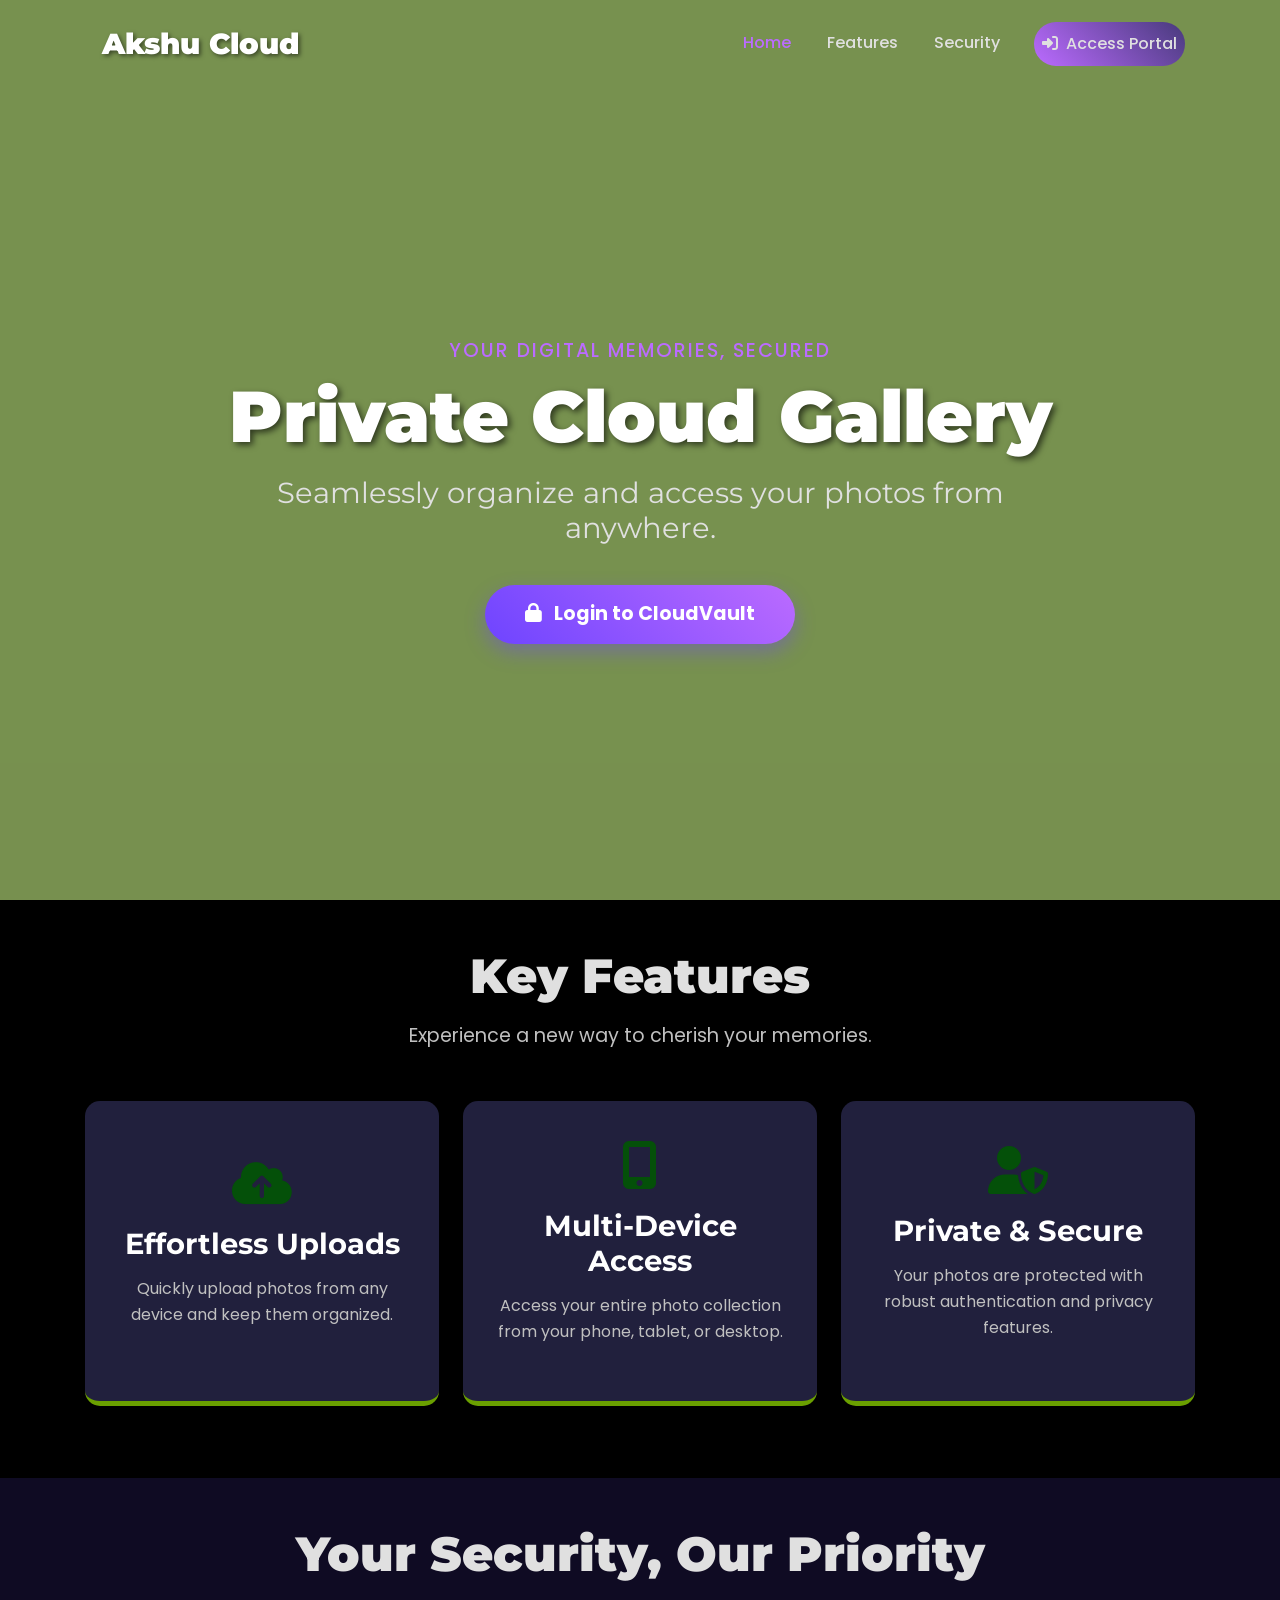
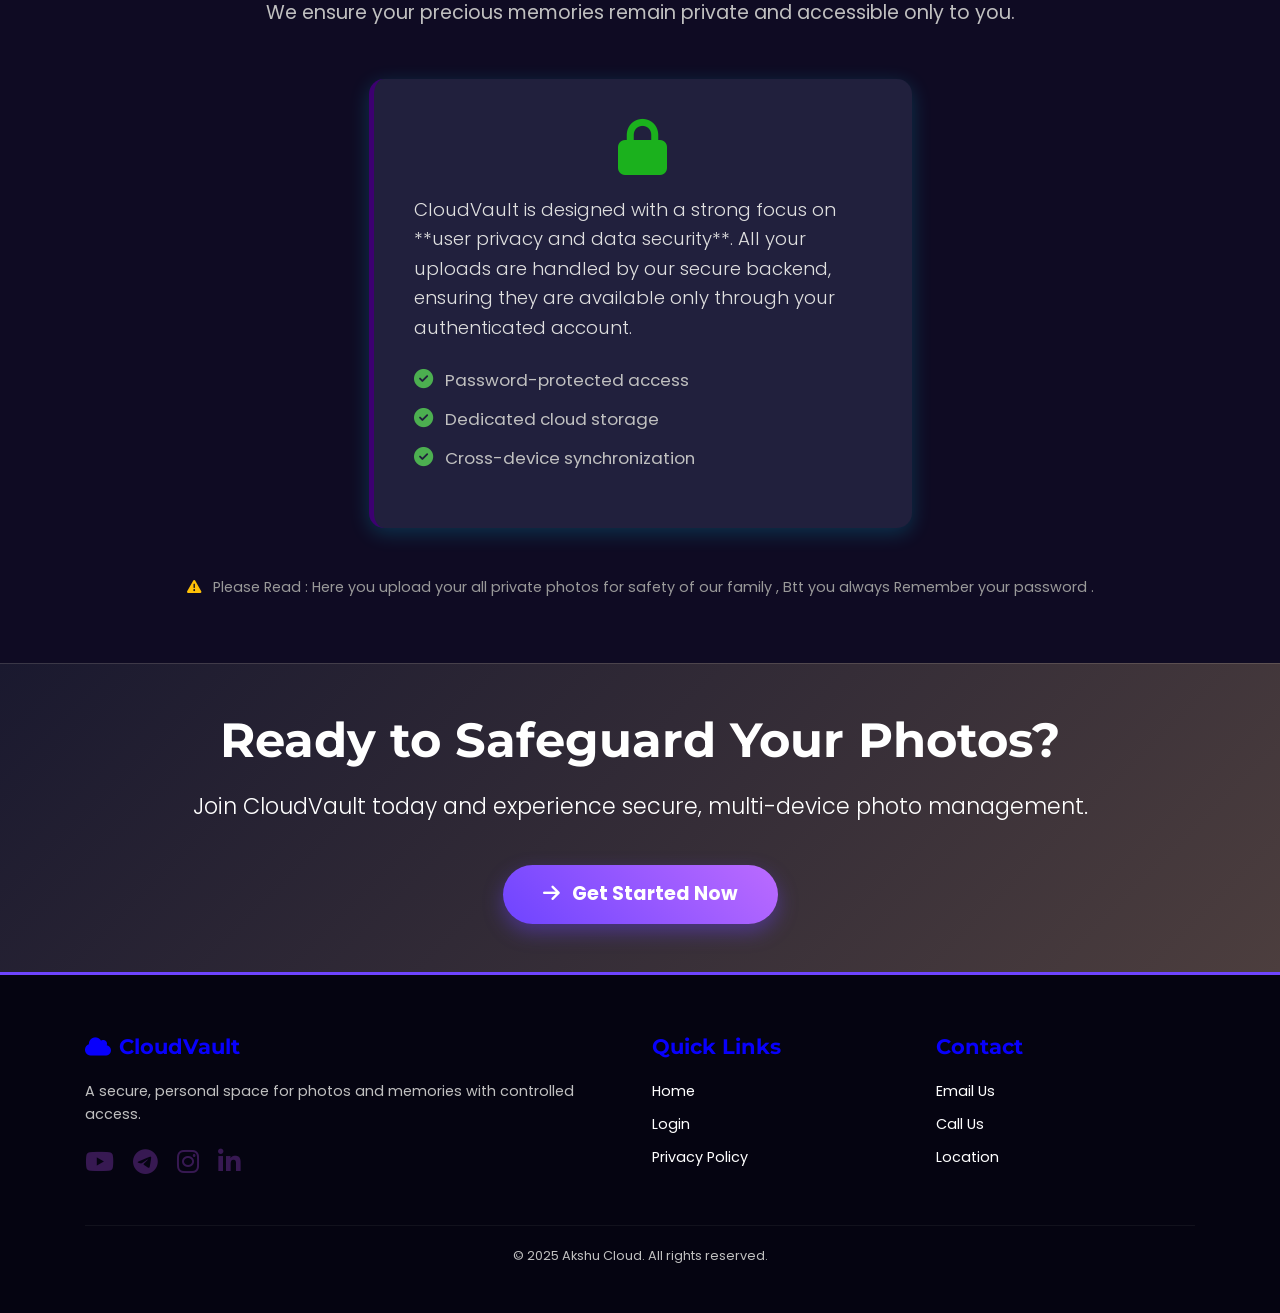
<file: index.html>
<!DOCTYPE html>
<html lang="en">
<head>
    <meta charset="UTF-8">
    <meta name="viewport" content="width=device-width, initial-scale=1.0">
    <title>Akshu Cloud Gallery</title>
    <meta name="keywords" content="My Cloud Gallery, private photos, cloud storage, online gallery, photo collection">
    <meta name="description" content="My private cloud gallery – secure, personal photos and memories. Easy access and beautiful organization.">
    <link rel="stylesheet" href="https://cdnjs.cloudflare.com/ajax/libs/font-awesome/6.4.2/css/all.min.css">
    <link rel="stylesheet" href="https://cdn.jsdelivr.net/npm/bootstrap@5.3.0/dist/css/bootstrap.min.css">
    <link rel="stylesheet" href="https://cdnjs.cloudflare.com/ajax/libs/animate.css/4.1.1/animate.min.css">
    <link rel="stylesheet" href="style.css">
    <link href="https://fonts.googleapis.com/css2?family=Poppins:wght@300;400;500;600;700&family=Montserrat:wght@400;700;900&display=swap" rel="stylesheet">
    <link rel="icon" type="image/x-icon" href="https://cdn.jsdelivr.net/gh/twitter/twemoji@14.0.2/assets/72x72/1f680.png">
</head>
<body class="homepage">
    <nav class="navbar navbar-expand-lg navbar-dark fixed-top animate__animated animate__fadeInDown">
        <div class="container">
            <a class="navbar-brand" href="index.html">
                <i class="fas fa-cloud-lock text-warning me-2"></i> Akshu Cloud
            </a>
            <button class="navbar-toggler" type="button" data-bs-toggle="collapse" data-bs-target="#navbarNav" aria-controls="navbarNav" aria-expanded="false" aria-label="Toggle navigation">
                <span class="navbar-toggler-icon"></span>
            </button>
            <div class="collapse navbar-collapse" id="navbarNav">
                <ul class="navbar-nav ms-auto">
                    <li class="nav-item"><a class="nav-link active" href="index.html">Home</a></li>
                    <li class="nav-item"><a class="nav-link" href="#features">Features</a></li>
                    <li class="nav-item"><a class="nav-link" href="#security">Security</a></li>
                    <li class="nav-item"><a class="nav-link btn btn-gradient text-white ms-lg-3" href="login.html"><i class="fas fa-sign-in-alt me-1"></i> Access Portal</a></li>
                </ul>
            </div>
        </div>
    </nav>

    <header class="hero-section">
        <div class="hero-content container text-center">
            <p class="subtitle animate__animated animate__fadeInUp animate__delay-0-5s">Your Digital Memories, Secured</p>
            <h1 class="animate__animated animate__fadeInUp animate__delay-1s">Private Cloud Gallery</h1>
            <h2 class="animate__animated animate__fadeInUp animate__delay-1-5s">Seamlessly organize and access your photos from anywhere.</h2>
            <a href="login.html" class="btn btn-hero-cta animate__animated animate__zoomIn animate__delay-2s">
                <i class="fas fa-lock me-2"></i> Login to CloudVault
            </a>
        </div>
        <div class="hero-overlay"></div>
    </header>

    <section id="features" class="features-section py-5">
        <div class="container text-center">
            <h2 class="section-heading animate__animated animate__fadeInUp">Key Features</h2>
            <p class="section-subheading animate__animated animate__fadeInUp animate__delay-0-5s">Experience a new way to cherish your memories.</p>
            <div class="row mt-5">
                <div class="col-md-4 mb-4 animate__animated animate__fadeInUp animate__delay-1s">
                    <div class="feature-card">
                        <i class="fas fa-cloud-upload-alt feature-icon"></i>
                        <h3>Effortless Uploads</h3>
                        <p>Quickly upload photos from any device and keep them organized.</p>
                    </div>
                </div>
                <div class="col-md-4 mb-4 animate__animated animate__fadeInUp animate__delay-1-5s">
                    <div class="feature-card">
                        <i class="fas fa-mobile-alt feature-icon"></i>
                        <h3>Multi-Device Access</h3>
                        <p>Access your entire photo collection from your phone, tablet, or desktop.</p>
                    </div>
                </div>
                <div class="col-md-4 mb-4 animate__animated animate__fadeInUp animate__delay-2s">
                    <div class="feature-card">
                        <i class="fas fa-user-shield feature-icon"></i>
                        <h3>Private & Secure</h3>
                        <p>Your photos are protected with robust authentication and privacy features.</p>
                    </div>
                </div>
            </div>
        </div>
    </section>

    <section id="security" class="security-section py-5">
        <div class="container text-center">
            <h2 class="section-heading animate__animated animate__fadeInUp">Your Security, Our Priority</h2>
            <p class="section-subheading animate__animated animate__fadeInUp animate__delay-0-5s">We ensure your precious memories remain private and accessible only to you.</p>
            <div class="row mt-5">
                <div class="col-lg-6 mx-auto animate__animated animate__fadeInUp animate__delay-1s">
                    <div class="security-content">
                        <i class="fas fa-lock floating-icon"></i>
                        <p class="lead">CloudVault is designed with a strong focus on **user privacy and data security**. All your uploads are handled by our secure backend, ensuring they are available only through your authenticated account.</p>
                        <ul class="security-list">
                            <li><i class="fas fa-check-circle me-2"></i> Password-protected access</li>
                            <li><i class="fas fa-check-circle me-2"></i> Dedicated cloud storage</li>
                            <li><i class="fas fa-check-circle me-2"></i> Cross-device synchronization</li>
                        </ul>
                    </div>
                </div>
            </div>
             <p class="disclaimer mt-5 animate__animated animate__fadeInUp animate__delay-1-5s">
                <i class="fas fa-exclamation-triangle text-warning me-2"></i>
                Please Read : Here you upload your all private photos for safety of our family , Btt you always Remember your password .
            </p>
        </div>
    </section>

    <section class="cta-section py-5">
        <div class="container text-center">
            <h2 class="animate__animated animate__fadeInUp">Ready to Safeguard Your Photos?</h2>
            <p class="lead animate__animated animate__fadeInUp animate__delay-0-5s">Join CloudVault today and experience secure, multi-device photo management.</p>
            <a href="login.html" class="btn btn-hero-cta animate__animated animate__pulse animate__infinite animate__delay-1s">
                <i class="fas fa-arrow-right me-2"></i> Get Started Now
            </a>
        </div>
    </section>

    <footer class="footer">
        <div class="container">
            <div class="row">
                <div class="col-md-6 mb-4 mb-md-0">
                    <h5><i class="fas fa-cloud me-2"></i>CloudVault</h5>
                    <p>A secure, personal space for photos and memories with controlled access.</p>
                    <div class="social-links">
                        <a href="#" aria-label="YouTube"><i class="fab fa-youtube"></i></a>
                        <a href="#" aria-label="Telegram"><i class="fab fa-telegram"></i></a>
                        <a href="#" aria-label="Instagram"><i class="fab fa-instagram"></i></a>
                        <a href="#" aria-label="LinkedIn"><i class="fab fa-linkedin-in"></i></a>
                    </div>
                </div>
                <div class="col-md-3 mb-4 mb-md-0">
                    <h5>Quick Links</h5>
                    <ul>
                        <li><a href="index.html">Home</a></li>
                        <li><a href="login.html">Login</a></li>
                        <li><a href="#security">Privacy Policy</a></li>
                    </ul>
                </div>
                <div class="col-md-3">
                    <h5>Contact</h5>
                    <ul>
                        <li><a href="mailto:akashgadriya3@gmail.com">Email Us</a></li>
                        <li><a href="tel:+91 6388973996">Call Us</a></li>
                        <li><a href="#">Location</a></li>
                    </ul>
                </div>
            </div>
            <div class="copyright">
                <p>&copy; 2025 Akshu Cloud. All rights reserved.</p>
            </div>
        </div>
    </footer>

    <script src="https://cdn.jsdelivr.net/npm/bootstrap@5.3.0/dist/js/bootstrap.bundle.min.js"></script>
    <script>
        // Optional: Add JavaScript for sticky navbar background change on scroll
        window.addEventListener('scroll', function() {
            const navbar = document.querySelector('.navbar');
            if (window.scrollY > 50) { // Change 50 to adjust when it becomes solid
                navbar.classList.add('scrolled');
            } else {
                navbar.classList.remove('scrolled');
            }
        });
    </script>
</body>
</html>
</file>
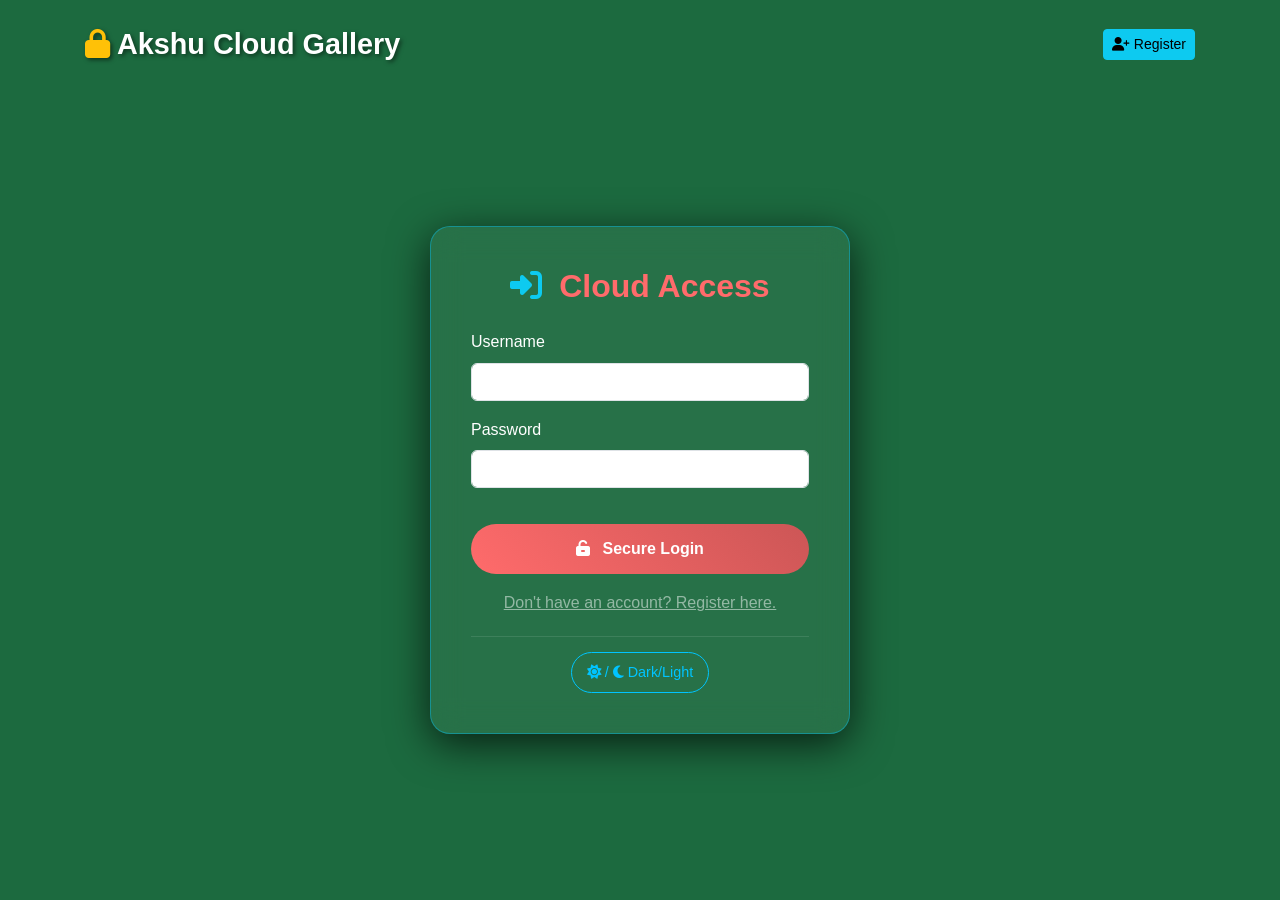
<file: login.html>
<!DOCTYPE html>
<html lang="en">
<head>
<meta charset="UTF-8">
<meta name="viewport" content="width=device-width, initial-scale=1.0">
<title>Secure Login - Akshu Cloud Gallery</title>
<link rel="stylesheet" href="https://cdnjs.cloudflare.com/ajax/libs/font-awesome/6.4.2/css/all.min.css">
<link rel="stylesheet" href="https://cdn.jsdelivr.net/npm/bootstrap@5.3.0/dist/css/bootstrap.min.css"> 
<link rel="stylesheet" href="style.css">
<link rel="stylesheet" href="login.css">
</head>
<body>

    <nav class="navbar navbar-expand-lg navbar-dark fixed-top">
        <div class="container">
            <a class="navbar-brand" href="index.html">
                <i class="fas fa-lock text-warning"></i> Akshu Cloud Gallery
            </a>
            <div class="ms-auto">
                <a class="btn btn-sm btn-info" href="register.html"><i class="fas fa-user-plus"></i> Register</a>
            </div>
        </div>
    </nav>

    <section class="login-section">
        <div class="container">
            <div class="login-card">
                <h2 class="text-center mb-4"><i class="fas fa-sign-in-alt me-2 text-info"></i> Cloud Access</h2>
                <form id="loginForm">
                    <div class="mb-3">
                        <label for="loginUsername" class="form-label text-white">Username</label>
                        <input type="text" class="form-control" id="loginUsername" required>
                    </div>
                    <div class="mb-3">
                        <label for="loginPassword" class="form-label text-white">Password</label>
                        <input type="password" class="form-control" id="loginPassword" required>
                    </div>
                    
                    <p id="loginMessage" class="text-center mt-3" style="color: yellow; font-weight: bold;"></p>

                    <button class="btn login-btn" type="submit"><i class="fas fa-unlock-alt me-2"></i> Secure Login</button>
                    
                    <div class="text-center mt-3">
                        <a href="register.html" class="text-white-50">Don't have an account? Register here.</a>
                    </div>
                    
                    <div class="theme-toggle-wrapper">
                        <button type="button" class="toggle-theme-btn" onclick="toggleTheme()" aria-label="Toggle Theme"><i class="fas fa-sun"></i> / <i class="fas fa-moon"></i> Dark/Light</button>
                    </div>
                </form>
            </div>
        </div>
    </section>
    
    <script src="https://cdn.jsdelivr.net/npm/bootstrap@5.3.0/dist/js/bootstrap.bundle.min.js"></script>
    <script src="script.js"></script>
    
    <script>
        // Theme Toggle Function (Kept local for immediate use)
        function toggleTheme() {
            document.body.classList.toggle("light");
            const isLight = document.body.classList.contains("light");
            localStorage.setItem('theme', isLight ? 'light' : 'dark');
        }

        // Apply saved theme on load (Kept local)
        document.addEventListener('DOMContentLoaded', () => {
            if (localStorage.getItem('theme') === 'light') {
                document.body.classList.add('light');
            }
        });
    </script>
</body>
</html>
</file>
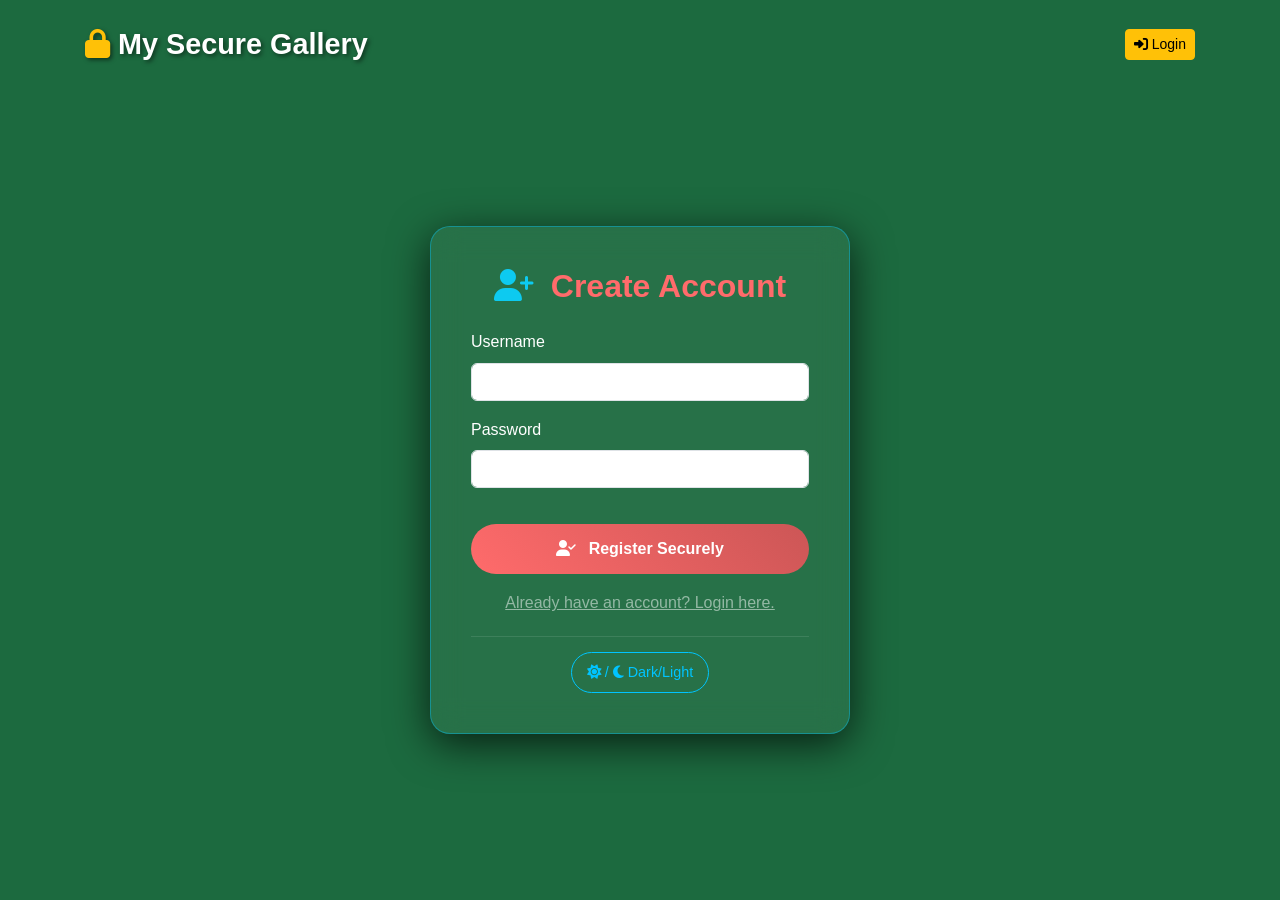
<file: register.html>
<!DOCTYPE html>
<html lang="en">
<head>
<meta charset="UTF-8">
<meta name="viewport" content="width=device-width, initial-scale=1.0">
<title>Register - My Cloud Gallery</title>
<link rel="stylesheet" href="https://cdnjs.cloudflare.com/ajax/libs/font-awesome/6.4.2/css/all.min.css">
<link rel="stylesheet" href="https://cdn.jsdelivr.net/npm/bootstrap@5.3.0/dist/css/bootstrap.min.css"> 
<link rel="stylesheet" href="style.css">
<link rel="stylesheet" href="login.css"> </head>
<body>

    <nav class="navbar navbar-expand-lg navbar-dark fixed-top">
        <div class="container">
            <a class="navbar-brand" href="index.html">
                <i class="fas fa-lock text-warning"></i> My Secure Gallery
            </a>
            <div class="ms-auto">
                <a class="btn btn-sm btn-warning" href="login.html"><i class="fas fa-sign-in-alt"></i> Login</a>
            </div>
        </div>
    </nav>

    <section class="login-section">
        <div class="container">
            <div class="login-card">
                <h2 class="text-center mb-4"><i class="fas fa-user-plus me-2 text-info"></i> Create Account</h2>
                <form id="registerForm">
                    <div class="mb-3">
                        <label for="registerUsername" class="form-label text-white">Username</label>
                        <input type="text" class="form-control" id="registerUsername" required>
                    </div>
                    <div class="mb-3">
                        <label for="registerPassword" class="form-label text-white">Password</label>
                        <input type="password" class="form-control" id="registerPassword" required>
                    </div>

                    <p id="registerMessage" class="text-center mt-3" style="color: yellow; font-weight: bold;"></p>

                    <button class="btn login-btn" type="submit"><i class="fas fa-user-check me-2"></i> Register Securely</button>
                    
                    <div class="text-center mt-3">
                        <a href="login.html" class="text-white-50">Already have an account? Login here.</a>
                    </div>
                    
                    <div class="theme-toggle-wrapper">
                        <button type="button" class="toggle-theme-btn" onclick="toggleTheme()" aria-label="Toggle Theme"><i class="fas fa-sun"></i> / <i class="fas fa-moon"></i> Dark/Light</button>
                    </div>
                </form>
            </div>
        </div>
    </section>
    
    <script src="https://cdn.jsdelivr.net/npm/bootstrap@5.3.0/dist/js/bootstrap.bundle.min.js"></script>
    <script src="script.js"></script>
    
    <script>
        // Theme Toggle Functions (Copied from login.html)
        function toggleTheme() {
            document.body.classList.toggle("light");
            const isLight = document.body.classList.contains("light");
            localStorage.setItem('theme', isLight ? 'light' : 'dark');
        }
        document.addEventListener('DOMContentLoaded', () => {
            if (localStorage.getItem('theme') === 'light') {
                document.body.classList.add('light');
            }
        });
    </script>
</body>
</html>
</file>
<file: style.css>
/* General Body and Typography */
body {
    font-family: 'Poppins', sans-serif;
    background-color: #1c6a3f; /* Deep purple-blue background */
    color: #f0f0f0; /* Light text color */
    overflow-x: hidden;
    line-height: 1.6;
}

h1, h2, h3, h4, h5, h6 {
    font-family: 'Montserrat', sans-serif;
    font-weight: 700;
    color: #694545;
}

p {
    color: #c0c0c0;
}

.container {
    padding-left: 15px;
    padding-right: 15px;
}

/* Navbar */
.navbar {
    background: transparent;
    transition: background-color 0.5s ease-in-out;
    padding: 1rem 0;
    box-shadow: none;
    border-bottom: none;
}

.navbar.scrolled {
    background-color: rgba(42, 101, 112, 0.95); /* Slightly darker on scroll */
    box-shadow: 0 2px 10px rgba(213, 159, 159, 0.3);
}

.navbar-brand {
    font-family: 'Montserrat', sans-serif;
    font-weight: 900;
    font-size: 1.8rem;
    color: #fff !important;
    text-shadow: 2px 2px 4px rgba(0, 0, 0, 0.5);
}

.navbar-brand .fa-cloud-lock {
    color: #815f9e; /* Purple accent for icon */
}

.navbar-nav .nav-link {
    color: #e0e0e0 !important;
    font-weight: 500;
    margin: 0 10px;
    transition: color 0.3s ease;
}

.navbar-nav .nav-link:hover,
.navbar-nav .nav-link.active {
    color: #bb6bff !important; /* Purple accent on hover */
}

.btn-gradient {
    background: linear-gradient(45deg, #bb6bff, #483a7c); /* Purple gradient button */
    border: none;
    border-radius: 50px;
    padding: 10px 25px;
    font-weight: 600;
    transition: transform 0.3s ease, box-shadow 0.3s ease;
}

.btn-gradient:hover {
    transform: translateY(-2px);
    box-shadow: 0 5px 15px rgba(187, 107, 255, 0.4);
    color: white; /* Ensure text remains white */
}

/* Hero Section */
.hero-section {
    position: relative;
    height: 100vh;
    display: flex;
    align-items: center;
    justify-content: center;
    text-align: center;
    background: url('https://burst.shopifycdn.com/photos/beach-sunset-thailand.jpg?width=1000&format=pjpg&exif=0&iptc=0') no-repeat center center/cover;
    background-attachment: fixed; /* Parallax effect */
    color: white;
    padding-top: 80px; /* Space for fixed navbar */
}

.hero-overlay {
    position: absolute;
    top: 0;
    left: 0;
    width: 100%;
    height: 100%;
    background: rgba(158, 161, 86, 0.7); /* Darker overlay */
    z-index: 0;
}

.hero-content {
    position: relative;
    z-index: 1;
    max-width: 900px;
}

.hero-content .subtitle {
    font-size: 1.2rem;
    font-weight: 500;
    color: #bb6bff; /* Purple accent */
    margin-bottom: 10px;
    letter-spacing: 2px;
    text-transform: uppercase;
}

.hero-content h1 {
    font-family: 'Montserrat', sans-serif;
    font-size: 4.5rem;
    font-weight: 900;
    margin-bottom: 20px;
    color: #fff;
    line-height: 1.1;
    text-shadow: 3px 3px 6px rgba(0,0,0,0.6);
}

.hero-content h2 {
    font-size: 1.8rem;
    font-weight: 400;
    margin-bottom: 40px;
    color: #e0e0e0;
}

.btn-hero-cta {
    background: linear-gradient(45deg, #6e44ff, #bb6bff);
    border: none;
    border-radius: 50px;
    padding: 15px 40px;
    font-size: 1.2rem;
    font-weight: 700;
    color: white;
    text-decoration: none;
    transition: transform 0.3s ease, box-shadow 0.3s ease;
    box-shadow: 0 8px 20px rgba(110, 68, 255, 0.4);
}

.btn-hero-cta:hover {
    transform: translateY(-5px);
    box-shadow: 0 12px 25px rgba(110, 68, 255, 0.6);
    color: white;
}

/* Sections General Styling */
.section-heading {
    font-family: 'Montserrat', sans-serif;
    font-size: 3rem;
    font-weight: 900;
    color: #e0e0e0;
    margin-bottom: 15px;
}

.section-subheading {
    font-size: 1.2rem;
    color: #c0c0c0;
    margin-bottom: 50px;
}

/* Features Section */
.features-section {
    background-color: #000000; /* Slightly lighter than body for contrast */
}

.feature-card {
    background-color: #21203d; /* Dark card background */
    padding: 40px 25px;
    border-radius: 15px;
    box-shadow: 0 5px 20px rgba(0, 0, 0, 0.2);
    border-bottom: 5px solid #6a9f00; /* Accent border */
    transition: transform 0.3s ease, box-shadow 0.3s ease;
    height: 100%; /* Ensure equal height */
    display: flex;
    flex-direction: column;
    justify-content: center;
    align-items: center;
}

.feature-card:hover {
    transform: translateY(-10px);
    box-shadow: 0 15px 30px rgba(238, 70, 70, 0.4);
}

.feature-icon {
    font-size: 3rem;
    color: #045009; /* Purple accent */
    margin-bottom: 20px;
    animation: pulse 2s infinite ease-in-out; /* Subtle animation */
}

@keyframes pulse {
    0% { transform: scale(1); }
    50% { transform: scale(1.05); }
    100% { transform: scale(1); }
}

.feature-card h3 {
    font-size: 1.8rem;
    font-weight: 700;
    margin-bottom: 15px;
    color: #fff;
}

.feature-card p {
    font-size: 1rem;
    color: #c0c0c0;
}

/* Security Section */
.security-section {
    background-color: #0f0b23;
    padding-bottom: 80px;
}

.security-content {
    background-color: #21203d;
    padding: 40px;
    border-radius: 15px;
    box-shadow: 0 5px 20px rgba(0, 213, 255, 0.2);
    border-left: 5px solid #3d0071;
    text-align: left;
}

.floating-icon {
    font-size: 3.5rem;
    color: #1bb11d;
    margin-bottom: 20px;
    display: block;
    text-align: center;
    animation: float 3s ease-in-out infinite;
}

@keyframes float {
    0%, 100% { transform: translateY(0); }
    50% { transform: translateY(-10px); }
}

.security-content .lead {
    font-size: 1.15rem;
    margin-bottom: 25px;
    color: #e0e0e0;
}

.security-list {
    list-style: none;
    padding: 0;
    margin-top: 25px;
}

.security-list li {
    font-size: 1.05rem;
    margin-bottom: 12px;
    color: #c0c0c0;
}

.security-list li .fa-check-circle {
    color: #4CAF50; /* Green checkmark */
    font-size: 1.2rem;
}

.disclaimer {
    font-size: 0.9rem;
    color: #999;
    margin-top: 40px;
}

/* CTA Section */
.cta-section {
    background: linear-gradient(135deg, #1a192f, #4c3e3e); /* Dark gradient */
    padding: 80px 0;
    text-align: center;
    border-top: 1px solid rgba(255,255,255,0.1);
}

.cta-section h2 {
    font-size: 3rem;
    color: #fff;
    margin-bottom: 20px;
}

.cta-section .lead {
    font-size: 1.4rem;
    margin-bottom: 40px;
    color: #ffffff;
}

/* Footer */
.footer {
    background-color: #050411; /* Even darker footer */
    color: #c0c0c0;
    padding: 60px 0 30px;
    font-size: 0.9rem;
    border-top: 3px solid #6e44ff; /* Purple accent border */
}

.footer h5 {
    color: #0800fc;
    font-size: 1.3rem;
    margin-bottom: 20px;
}

.footer ul {
    list-style: none;
    padding: 0;
}

.footer ul li {
    margin-bottom: 10px;
}

.footer ul li a {
    color: #ffffff;
    text-decoration: none;
    transition: color 0.3s ease;
}

.footer ul li a:hover {
    color: #bb6bff;
}

.social-links a {
    color: #371952;
    margin-right: 15px;
    font-size: 1.6rem;
    transition: color 0.3s ease;
}

.social-links a:hover {
    color: #1a0566;
}

.copyright {
    margin-top: 40px;
    padding-top: 20px;
    border-top: 1px solid rgba(141, 141, 141, 0.1);
    font-size: 0.8rem;
    text-align: center;
}

/* Gallery-specific page styling (for gallery.html, etc.) */
.gallery-page {
    background: #1a192f; /* Consistent background for interior pages */
    min-height: 100vh;
}
.gallery-page .navbar {
    background-color: rgba(12, 11, 30, 0.95);
    box-shadow: 0 2px 10px rgba(0, 0, 0, 0.3);
}

/* Uploader, Login/Register Forms specific to other pages */
.auth-container, .upload-area {
    background: #21203d !important;
    border-color: #6e44ff !important;
    box-shadow: 0 0 20px rgba(0, 0, 0, 0.3);
}

.auth-container input {
    background-color: #0c0b1e !important;
    border-color: #6e44ff !important;
    color: #e0e0e0 !important;
}

.auth-container input::placeholder {
    color: #a0a0a0 !important;
}

/* Lightbox styles are okay as is, but ensure colors align */
.lightbox-nav-btn:hover {
    background: rgba(187, 107, 255, 0.8) !important;
}

/* Responsive Adjustments */
@media (max-width: 992px) {
    .hero-content h1 {
        font-size: 3.5rem;
    }
    .hero-content h2 {
        font-size: 1.5rem;
    }
    .btn-hero-cta {
        padding: 12px 30px;
        font-size: 1.1rem;
    }
    .section-heading {
        font-size: 2.5rem;
    }
    .section-subheading {
        font-size: 1.1rem;
    }
}

@media (max-width: 768px) {
    .navbar-brand {
        font-size: 1.5rem;
    }
    .hero-section {
        height: 80vh; /* Adjust hero height for smaller screens */
    }
    .hero-content h1 {
        font-size: 2.8rem;
    }
    .hero-content h2 {
        font-size: 1.2rem;
    }
    .feature-card {
        padding: 30px 20px;
    }
    .feature-card h3 {
        font-size: 1.5rem;
    }
    .security-content {
        padding: 30px;
        text-align: center;
    }
    .security-list {
        text-align: left; /* Keep list items left-aligned */
    }
    .cta-section h2 {
        font-size: 2.5rem;
    }
    .cta-section .lead {
        font-size: 1.2rem;
    }
    .footer .row > div {
        margin-bottom: 25px;
    }
    .footer .social-links {
        margin-top: 15px;
        text-align: center;
    }
}

@media (max-width: 576px) {
    .hero-content h1 {
        font-size: 2.2rem;
    }
    .hero-content h2 {
        font-size: 1rem;
    }
    .btn-hero-cta {
        padding: 10px 25px;
        font-size: 1rem;
    }
    .section-heading {
        font-size: 2rem;
    }
    .section-subheading {
        font-size: 1rem;
    }
}
</file>
<file: login.css>
/* login.css: Focused styles for the login form */

/* * NOTE: The overall background, font, and dark theme are now inherited 
* from style.css. This CSS focuses only on the login section layout.
*/

/* 1. Ensure the login section takes up remaining viewport space to center the card */
.login-section {
    min-height: 100vh;
    display: flex;
    justify-content: center;
    align-items: center;
    /* Space for the fixed navbar */
    padding-top: 80px; 
    padding-bottom: 20px;
}

/* 2. Style the Login Card (Transparent, secure look) */
.login-card {
    width: 100%;
    max-width: 420px;
    padding: 40px;
    border-radius: 20px;
    background: rgba(255, 255, 255, 0.05); /* Translucent dark look */
    border: 1px solid rgba(0, 196, 255, 0.4); /* Blue accent border */
    backdrop-filter: blur(15px);
    box-shadow: 0 10px 40px rgba(0, 0, 0, 0.7); /* Deep shadow for 3D effect */
    transition: 0.4s;
    margin: auto; /* Center in container */
}

/* Light Theme Adjustments for the Card */
body.light .login-card {
    background: #ffffff;
    border: 1px solid #ddd;
    box-shadow: 0 10px 40px rgba(0, 0, 0, 0.2);
}

.login-card h2 {
    text-align: center;
    margin-bottom: 30px;
    color: #ff6b6b; /* Red accent for Secure/Private */
    font-weight: 700;
}
body.light .login-card h2 {
    color: #1e2738;
}

/* Input Box Styles */
.input-box {
    position: relative;
    margin: 30px 0;
}

.input-box input {
    width: 100%;
    padding: 10px 0;
    background: transparent;
    border: none;
    border-bottom: 2px solid #00c4ff50;
    font-size: 18px;
    color: #fff;
    outline: none;
    transition: border-bottom-color 0.3s;
}

.input-box input:focus {
    border-bottom-color: #00c4ff;
}

body.light .input-box input {
    color: #000;
    border-bottom-color: #33333330;
}

body.light .input-box input:focus {
    border-bottom-color: #00c4ff;
}

.input-box label {
    position: absolute;
    left: 0;
    top: 10px;
    color: #aaa;
    transition: 0.3s;
    pointer-events: none;
}

.input-box input:focus + label,
.input-box input:valid + label,
/* For readonly/disabled input fields */
.input-box input[readonly] + label { 
    top: -20px;
    font-size: 14px;
    color: #00c4ff;
}

body.light .input-box input:focus + label,
body.light .input-box input:valid + label,
body.light .input-box input[readonly] + label {
    color: #1e2738;
}

/* Button Styles (Using Red/Secure accent) */
.login-btn {
    width: 100%;
    height: 50px;
    background: linear-gradient(45deg, #ff6b6b, #cc5656); 
    border: none;
    border-radius: 25px;
    color: white;
    font-size: 1rem;
    font-weight: 600;
    cursor: pointer;
    transition: 0.3s;
    margin-top: 20px;
}

.login-btn:hover {
    box-shadow: 0 5px 15px rgba(255, 107, 107, 0.5);
    background: linear-gradient(45deg, #cc5656, #ff6b6b);
}

body.light .login-btn {
    background: linear-gradient(45deg, #1e2738, #2b3a55);
}

body.light .login-btn:hover {
    box-shadow: 0 5px 15px rgba(30, 39, 56, 0.3);
}

/* Theme Toggle inside Form */
.theme-toggle-wrapper {
    text-align: center;
    margin-top: 20px;
    border-top: 1px solid rgba(255,255,255,0.1);
    padding-top: 15px;
}

.toggle-theme-btn {
    background: transparent;
    border: 1px solid #00c4ff;
    color: #00c4ff;
    padding: 8px 15px;
    border-radius: 25px;
    cursor: pointer;
    transition: 0.3s;
    font-size: 0.9rem;
}

.toggle-theme-btn:hover {
    background: #00c4ff;
    color: #1e2738;
}

body.light .toggle-theme-btn {
    border-color: #1e2738;
    color: #1e2738;
}

body.light .toggle-theme-btn:hover {
    background: #1e2738;
    color: white;
}

/* Mobile Responsiveness */
@media (max-width: 450px) {
    .login-card {
        padding: 30px 20px; 
    }

    .login-card h2 {
        font-size: 1.5rem;
    }
}
</file>
